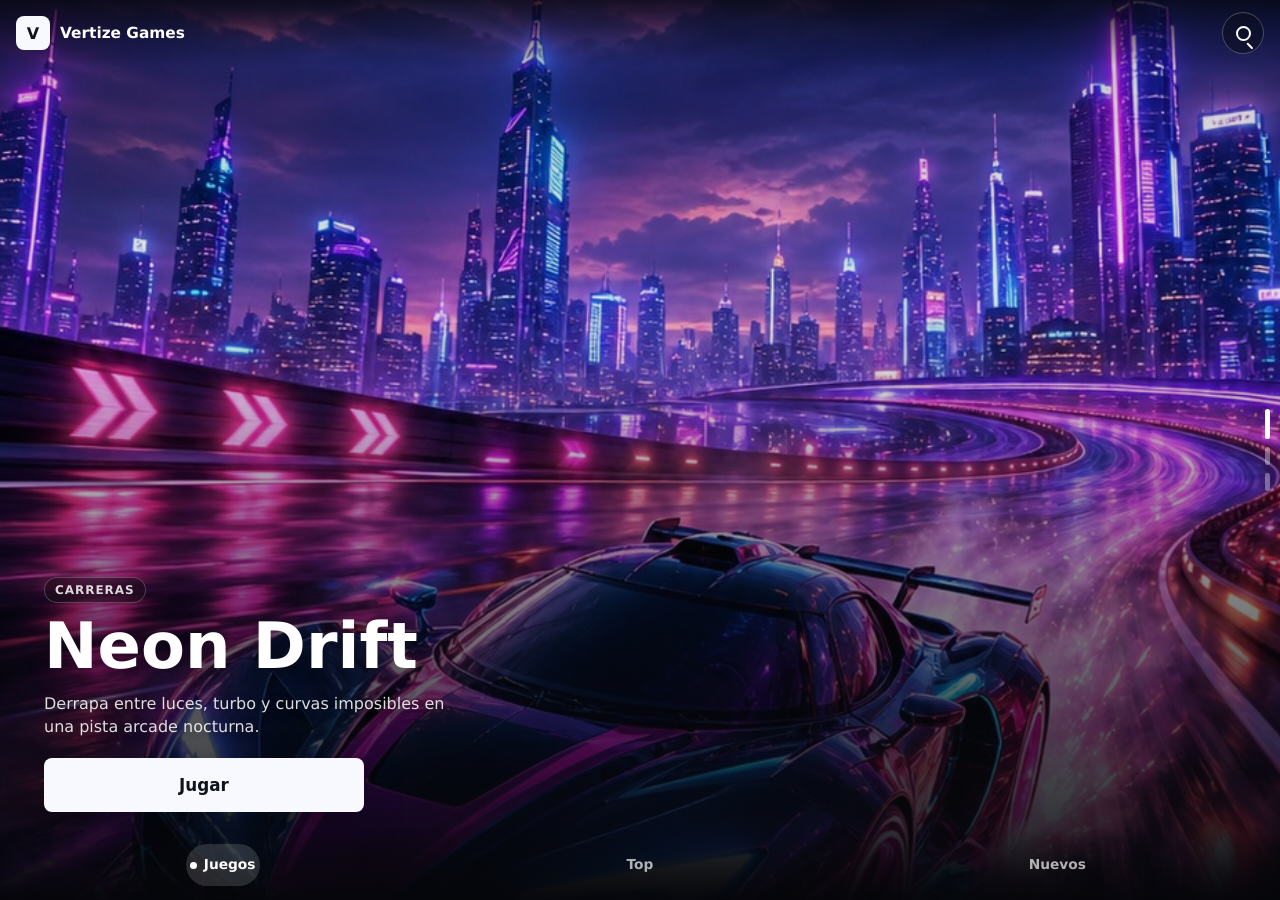
<file: index.html>
<!doctype html>
<html lang="es">
  <head>
    <meta charset="utf-8" />
    <meta name="viewport" content="width=device-width, initial-scale=1, viewport-fit=cover" />
    <meta name="theme-color" content="#090a0f" />
    <title>HTML5 Game Showcase</title>
    <link rel="stylesheet" href="styles.css?v=demo-timeout-2" />
  </head>
  <body>
    <header class="app-header" aria-label="Cabecera">
      <a class="brand" href="#" aria-label="Vertize Games">
        <span class="brand-mark" aria-hidden="true">V</span>
        <span>Vertize Games</span>
      </a>
      <button class="icon-button" type="button" aria-label="Buscar juegos">
        <span aria-hidden="true"></span>
      </button>
    </header>

    <main class="game-feed" id="gameFeed" aria-label="Showcase de juegos HTML5"></main>

    <footer class="app-footer" aria-label="Navegacion principal">
      <a class="footer-item is-active" href="#">
        <span class="footer-dot" aria-hidden="true"></span>
        Juegos
      </a>
      <a class="footer-item" href="#">Top</a>
      <a class="footer-item" href="#">Nuevos</a>
    </footer>

    <section class="play-layer" id="playLayer" aria-hidden="true">
      <div class="demo-timer" id="demoTimer" aria-live="polite">
        Demo <span id="demoSeconds">15</span>s
      </div>
      <button class="close-game" id="closeGame" type="button" aria-label="Cerrar juego">
        <span aria-hidden="true"></span>
      </button>
      <iframe
        class="game-frame"
        id="gameFrame"
        title="Juego HTML5"
        allow="autoplay; fullscreen; gamepad; accelerometer; gyroscope"
        allowfullscreen
      ></iframe>
      <div class="demo-ended" id="demoEnded" role="dialog" aria-modal="true" aria-labelledby="demoEndedTitle" hidden>
        <div class="demo-card">
          <p class="demo-eyebrow">Demo finalizada</p>
          <h2 id="demoEndedTitle">Se ha terminado el tiempo de demo</h2>
          <p>
            Suscribete al portal para jugar sin limite a todos los juegos HTML5.
          </p>
          <button class="subscribe-button" id="subscribeButton" type="button">Suscribirme</button>
        </div>
      </div>
    </section>

    <script src="script.js?v=demo-timeout-2"></script>
  </body>
</html>
</file>
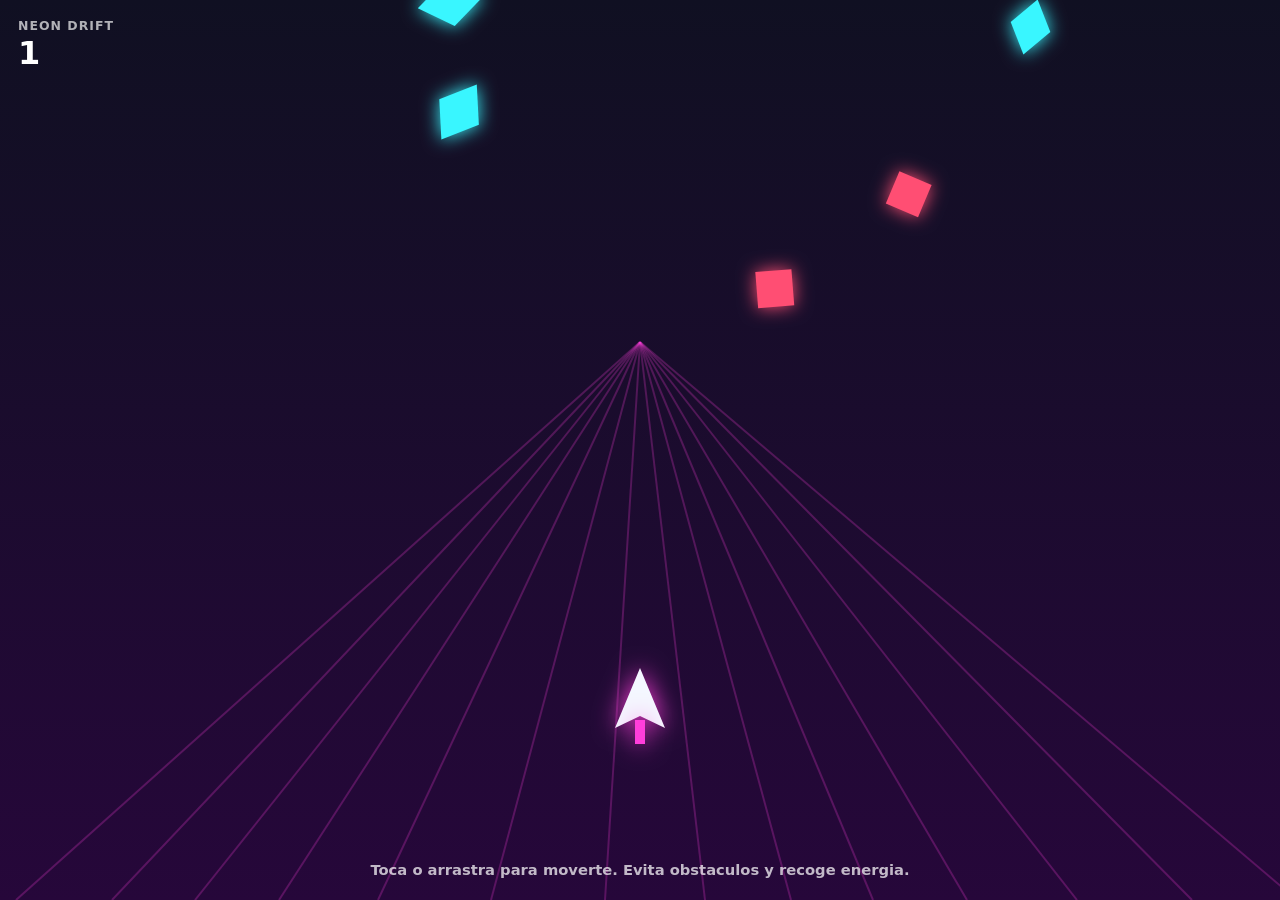
<file: games/play.html>
<!doctype html>
<html lang="es">
  <head>
    <meta charset="utf-8" />
    <meta name="viewport" content="width=device-width, initial-scale=1, viewport-fit=cover" />
    <meta name="theme-color" content="#06070c" />
    <title>Juego HTML5</title>
    <style>
      :root {
        --app-height: 100dvh;
        --accent: #f7f9ff;
        color-scheme: dark;
        font-family:
          Inter, ui-sans-serif, system-ui, -apple-system, BlinkMacSystemFont, "Segoe UI",
          sans-serif;
      }

      * {
        box-sizing: border-box;
      }

      html,
      body {
        width: 100%;
        height: 100%;
        margin: 0;
        overflow: hidden;
        background: #06070c;
      }

      body {
        height: var(--app-height);
        touch-action: none;
        user-select: none;
        -webkit-user-select: none;
      }

      canvas {
        display: block;
        width: 100%;
        height: 100%;
      }

      .hud {
        position: fixed;
        top: calc(18px + env(safe-area-inset-top, 0px));
        left: 18px;
        z-index: 2;
        display: grid;
        gap: 4px;
        pointer-events: none;
      }

      .label {
        color: rgba(255, 255, 255, 0.68);
        font-size: 0.78rem;
        font-weight: 750;
        letter-spacing: 0.08em;
        text-transform: uppercase;
      }

      .score {
        color: #fff;
        font-size: 2rem;
        font-weight: 850;
        line-height: 1;
      }

      .hint {
        position: fixed;
        right: 18px;
        bottom: calc(20px + env(safe-area-inset-bottom, 0px));
        left: 18px;
        z-index: 2;
        color: rgba(255, 255, 255, 0.72);
        font-size: 0.92rem;
        font-weight: 650;
        line-height: 1.35;
        text-align: center;
        pointer-events: none;
      }
    </style>
  </head>
  <body>
    <canvas id="gameCanvas" aria-label="Juego HTML5"></canvas>
    <div class="hud">
      <div class="label" id="gameLabel">Score</div>
      <div class="score" id="score">0</div>
    </div>
    <div class="hint">Toca o arrastra para moverte. Evita obstaculos y recoge energia.</div>

    <script>
      const params = new URLSearchParams(location.search);
      const mode = params.get("game") || "drift";
      const themes = {
        drift: {
          label: "Neon Drift",
          bgA: "#101022",
          bgB: "#26073a",
          player: "#f4f7ff",
          accent: "#ff3edb",
          pickup: "#39f6ff",
          hazard: "#ff4e73",
        },
        crystal: {
          label: "Crystal Quest",
          bgA: "#0d2734",
          bgB: "#204926",
          player: "#fff5c8",
          accent: "#83f7ff",
          pickup: "#ffd45c",
          hazard: "#9c6bff",
        },
        orbit: {
          label: "Orbit Strike",
          bgA: "#070816",
          bgB: "#18294f",
          player: "#e9f1ff",
          accent: "#64a8ff",
          pickup: "#ffde5c",
          hazard: "#ff5b5b",
        },
      };

      const theme = themes[mode] || themes.drift;
      const canvas = document.querySelector("#gameCanvas");
      const ctx = canvas.getContext("2d");
      const scoreNode = document.querySelector("#score");
      document.querySelector("#gameLabel").textContent = theme.label;

      let width = 0;
      let height = 0;
      let dpr = 1;
      let score = 0;
      let time = 0;
      let targetX = 0.5;
      let playerX = 0.5;
      let entities = [];

      function setViewportHeight() {
        document.documentElement.style.setProperty("--app-height", `${innerHeight}px`);
      }

      function resize() {
        setViewportHeight();
        dpr = Math.min(devicePixelRatio || 1, 2);
        width = innerWidth;
        height = innerHeight;
        canvas.width = Math.floor(width * dpr);
        canvas.height = Math.floor(height * dpr);
        ctx.setTransform(dpr, 0, 0, dpr, 0, 0);
      }

      function moveTo(clientX) {
        targetX = Math.max(0.12, Math.min(0.88, clientX / width));
      }

      function spawn() {
        entities.push({
          x: 0.1 + Math.random() * 0.8,
          y: -0.08,
          size: 18 + Math.random() * 18,
          speed: 0.004 + Math.random() * 0.004,
          type: Math.random() > 0.68 ? "pickup" : "hazard",
          rot: Math.random() * Math.PI,
        });
      }

      function drawBackground() {
        const gradient = ctx.createLinearGradient(0, 0, 0, height);
        gradient.addColorStop(0, theme.bgA);
        gradient.addColorStop(1, theme.bgB);
        ctx.fillStyle = gradient;
        ctx.fillRect(0, 0, width, height);

        ctx.strokeStyle = theme.accent;
        ctx.globalAlpha = 0.24;
        ctx.lineWidth = 2;
        for (let i = 0; i < 14; i += 1) {
          const x = ((i / 13) * width + Math.sin(time * 0.001 + i) * 18) | 0;
          ctx.beginPath();
          ctx.moveTo(width / 2, height * 0.38);
          ctx.lineTo(x, height);
          ctx.stroke();
        }
        ctx.globalAlpha = 1;
      }

      function drawPlayer(x, y) {
        ctx.save();
        ctx.translate(x, y);
        ctx.fillStyle = theme.player;
        ctx.shadowColor = theme.accent;
        ctx.shadowBlur = 24;
        ctx.beginPath();
        ctx.moveTo(0, -34);
        ctx.lineTo(25, 26);
        ctx.lineTo(0, 14);
        ctx.lineTo(-25, 26);
        ctx.closePath();
        ctx.fill();
        ctx.fillStyle = theme.accent;
        ctx.fillRect(-5, 18, 10, 24);
        ctx.restore();
      }

      function drawEntity(entity) {
        const x = entity.x * width;
        const y = entity.y * height;
        ctx.save();
        ctx.translate(x, y);
        ctx.rotate(entity.rot + time * 0.002);
        ctx.fillStyle = entity.type === "pickup" ? theme.pickup : theme.hazard;
        ctx.shadowColor = ctx.fillStyle;
        ctx.shadowBlur = 18;
        if (entity.type === "pickup") {
          ctx.beginPath();
          ctx.moveTo(0, -entity.size);
          ctx.lineTo(entity.size * 0.72, 0);
          ctx.lineTo(0, entity.size);
          ctx.lineTo(-entity.size * 0.72, 0);
          ctx.closePath();
          ctx.fill();
        } else {
          ctx.fillRect(-entity.size * 0.8, -entity.size * 0.8, entity.size * 1.6, entity.size * 1.6);
        }
        ctx.restore();
      }

      function frame(now) {
        time = now;
        playerX += (targetX - playerX) * 0.12;

        if (Math.random() < 0.045) spawn();
        drawBackground();

        const px = playerX * width;
        const py = height * 0.78;
        entities = entities.filter((entity) => {
          entity.y += entity.speed;
          drawEntity(entity);
          const dx = entity.x * width - px;
          const dy = entity.y * height - py;
          const hit = Math.hypot(dx, dy) < entity.size + 28;
          if (hit && entity.type === "pickup") score += 5;
          if (hit && entity.type === "hazard") score = Math.max(0, score - 8);
          return entity.y < 1.12 && !hit;
        });

        score += 0.03;
        scoreNode.textContent = Math.floor(score);
        drawPlayer(px, py);
        requestAnimationFrame(frame);
      }

      addEventListener("resize", resize, { passive: true });
      visualViewport?.addEventListener("resize", resize, { passive: true });
      addEventListener("pointerdown", (event) => moveTo(event.clientX), { passive: true });
      addEventListener("pointermove", (event) => moveTo(event.clientX), { passive: true });

      resize();
      requestAnimationFrame(frame);
    </script>
  </body>
</html>
</file>
<file: styles.css>
:root {
  --app-height: 100dvh;
  --safe-top: env(safe-area-inset-top, 0px);
  --safe-right: env(safe-area-inset-right, 0px);
  --safe-bottom: env(safe-area-inset-bottom, 0px);
  --safe-left: env(safe-area-inset-left, 0px);
  --header-height: 66px;
  --footer-height: 70px;
  --chrome-z: 10;
  --play-z: 100;
  color-scheme: dark;
  font-family:
    Inter, ui-sans-serif, system-ui, -apple-system, BlinkMacSystemFont, "Segoe UI",
    sans-serif;
  background: #090a0f;
}

* {
  box-sizing: border-box;
}

html,
body {
  width: 100%;
  min-height: 100%;
  margin: 0;
  overflow: hidden;
  background: #090a0f;
}

body {
  height: 100vh;
  height: var(--app-height);
  -webkit-font-smoothing: antialiased;
  text-rendering: geometricPrecision;
}

button {
  font: inherit;
}

a {
  color: inherit;
  text-decoration: none;
}

.app-header,
.app-footer {
  position: fixed;
  right: 0;
  left: 0;
  z-index: var(--chrome-z);
  display: flex;
  align-items: center;
  color: #fff;
  pointer-events: auto;
}

.app-header {
  top: 0;
  justify-content: space-between;
  min-height: calc(var(--header-height) + var(--safe-top));
  padding: calc(10px + var(--safe-top)) calc(16px + var(--safe-right)) 10px
    calc(16px + var(--safe-left));
  background: linear-gradient(180deg, rgba(5, 6, 10, 0.78), rgba(5, 6, 10, 0));
}

.brand {
  display: inline-flex;
  align-items: center;
  min-width: 0;
  gap: 10px;
  font-size: 0.96rem;
  font-weight: 820;
  letter-spacing: 0;
}

.brand-mark {
  display: grid;
  flex: 0 0 auto;
  place-items: center;
  width: 34px;
  height: 34px;
  border-radius: 8px;
  background: #f7f9ff;
  color: #10131d;
  font-size: 1rem;
  font-weight: 900;
}

.icon-button {
  position: relative;
  display: grid;
  flex: 0 0 auto;
  place-items: center;
  width: 42px;
  height: 42px;
  border: 1px solid rgba(255, 255, 255, 0.24);
  border-radius: 50%;
  background: rgba(10, 12, 18, 0.42);
  cursor: pointer;
  backdrop-filter: blur(14px);
  -webkit-backdrop-filter: blur(14px);
}

.icon-button span {
  position: relative;
  width: 15px;
  height: 15px;
  border: 2px solid #fff;
  border-radius: 50%;
}

.icon-button span::after {
  position: absolute;
  right: -6px;
  bottom: -5px;
  width: 8px;
  height: 2px;
  border-radius: 999px;
  background: #fff;
  content: "";
  transform: rotate(45deg);
  transform-origin: left center;
}

.app-footer {
  bottom: 0;
  justify-content: space-around;
  min-height: calc(var(--footer-height) + var(--safe-bottom));
  padding: 10px calc(14px + var(--safe-right)) calc(10px + var(--safe-bottom))
    calc(14px + var(--safe-left));
  background: linear-gradient(0deg, rgba(5, 6, 10, 0.88), rgba(5, 6, 10, 0));
}

.footer-item {
  display: inline-grid;
  grid-auto-flow: column;
  align-items: center;
  justify-content: center;
  min-width: 74px;
  min-height: 42px;
  gap: 7px;
  border-radius: 999px;
  color: rgba(255, 255, 255, 0.68);
  font-size: 0.86rem;
  font-weight: 760;
  letter-spacing: 0;
}

.footer-item.is-active {
  background: rgba(255, 255, 255, 0.14);
  color: #fff;
}

.footer-dot {
  width: 7px;
  height: 7px;
  border-radius: 50%;
  background: #fff;
}

.game-feed {
  width: 100%;
  height: 100vh;
  height: var(--app-height);
  overflow-x: hidden;
  overflow-y: auto;
  overscroll-behavior-y: contain;
  scroll-snap-type: y mandatory;
  scroll-padding: 0;
  -webkit-overflow-scrolling: touch;
  background: #090a0f;
}

.game-feed::-webkit-scrollbar {
  display: none;
}

.game-slide {
  position: relative;
  display: grid;
  align-items: end;
  width: 100%;
  min-height: 100vh;
  min-height: var(--app-height);
  padding: calc(var(--header-height) + var(--safe-top) + 18px) 20px
    calc(var(--footer-height) + var(--safe-bottom) + 18px);
  overflow: hidden;
  scroll-snap-align: start;
  scroll-snap-stop: always;
  isolation: isolate;
  background: #111;
}

.game-slide::before,
.game-slide::after {
  position: absolute;
  inset: 0;
  content: "";
  z-index: -1;
}

.game-slide::before {
  background-image: var(--image);
  background-position: center;
  background-size: cover;
  transform: scale(1.015);
}

.game-slide::after {
  background:
    linear-gradient(180deg, rgba(5, 6, 10, 0.2) 0%, rgba(5, 6, 10, 0.05) 40%),
    linear-gradient(0deg, rgba(6, 8, 13, 0.92) 0%, rgba(6, 8, 13, 0.48) 34%, transparent 67%);
}

.slide-content {
  display: grid;
  gap: 14px;
  width: min(100%, 430px);
  margin: 0 auto;
}

.game-kicker {
  width: max-content;
  max-width: 100%;
  padding: 6px 10px;
  border: 1px solid rgba(255, 255, 255, 0.22);
  border-radius: 999px;
  background: rgba(10, 12, 18, 0.44);
  color: rgba(255, 255, 255, 0.84);
  font-size: 0.75rem;
  font-weight: 750;
  letter-spacing: 0.08em;
  line-height: 1;
  text-transform: uppercase;
  backdrop-filter: blur(14px);
  -webkit-backdrop-filter: blur(14px);
}

.game-title {
  margin: 0;
  color: #fff;
  font-size: clamp(2.1rem, 13vw, 4rem);
  font-weight: 850;
  line-height: 0.95;
  letter-spacing: 0;
  text-wrap: balance;
  text-shadow: 0 3px 22px rgba(0, 0, 0, 0.42);
}

.game-description {
  max-width: 31rem;
  margin: 0;
  color: rgba(255, 255, 255, 0.86);
  font-size: 1rem;
  font-weight: 520;
  line-height: 1.45;
  text-shadow: 0 2px 12px rgba(0, 0, 0, 0.48);
}

.play-button {
  display: inline-flex;
  align-items: center;
  justify-content: center;
  width: min(100%, 320px);
  min-height: 54px;
  margin-top: 6px;
  border: 0;
  border-radius: 8px;
  background: #f7f9ff;
  color: #10131d;
  box-shadow: 0 16px 36px rgba(0, 0, 0, 0.36);
  cursor: pointer;
  font-size: 1.05rem;
  font-weight: 840;
  letter-spacing: 0;
  touch-action: manipulation;
  -webkit-tap-highlight-color: transparent;
}

.play-button:active {
  transform: translateY(1px) scale(0.99);
}

.feed-dots {
  position: fixed;
  top: 50%;
  right: calc(10px + var(--safe-right));
  z-index: calc(var(--chrome-z) + 1);
  display: grid;
  gap: 8px;
  transform: translateY(-50%);
  pointer-events: none;
}

.feed-dot {
  width: 5px;
  height: 18px;
  border-radius: 999px;
  background: rgba(255, 255, 255, 0.35);
  transition:
    height 180ms ease,
    background-color 180ms ease;
}

.feed-dot.is-active {
  height: 30px;
  background: #fff;
}

.play-layer {
  position: fixed;
  inset: 0;
  z-index: var(--play-z);
  display: none;
  width: 100%;
  height: 100vh;
  height: var(--app-height);
  background: #05060a;
}

.play-layer.is-open {
  display: block;
}

.game-frame {
  display: block;
  width: 100%;
  height: 100%;
  border: 0;
  background: #05060a;
}

.demo-timer {
  position: fixed;
  top: calc(16px + var(--safe-top));
  left: calc(16px + var(--safe-left));
  z-index: calc(var(--play-z) + 2);
  display: none;
  min-width: 78px;
  padding: 8px 10px;
  border: 1px solid rgba(255, 255, 255, 0.24);
  border-radius: 999px;
  background: rgba(12, 14, 20, 0.74);
  color: #fff;
  font-size: 0.82rem;
  font-weight: 820;
  line-height: 1;
  text-align: center;
  box-shadow: 0 10px 26px rgba(0, 0, 0, 0.34);
  backdrop-filter: blur(16px);
  -webkit-backdrop-filter: blur(16px);
}

.close-game {
  position: fixed;
  top: calc(12px + var(--safe-top));
  right: calc(12px + var(--safe-right));
  z-index: calc(var(--play-z) + 2);
  display: grid;
  place-items: center;
  width: 52px;
  height: 52px;
  border: 2px solid rgba(255, 255, 255, 0.82);
  border-radius: 50%;
  background: rgba(12, 14, 20, 0.78);
  box-shadow: 0 10px 26px rgba(0, 0, 0, 0.45);
  cursor: pointer;
  backdrop-filter: blur(16px);
  -webkit-backdrop-filter: blur(16px);
  touch-action: manipulation;
  -webkit-tap-highlight-color: transparent;
}

.close-game span,
.close-game span::after {
  width: 22px;
  height: 3px;
  border-radius: 999px;
  background: #fff;
  content: "";
}

.close-game span {
  position: relative;
  display: block;
  transform: rotate(45deg);
}

.close-game span::after {
  position: absolute;
  inset: 0;
  transform: rotate(90deg);
}

.demo-ended {
  position: fixed;
  inset: 0;
  z-index: calc(var(--play-z) + 1);
  display: grid;
  place-items: center;
  padding: calc(82px + var(--safe-top)) calc(20px + var(--safe-right))
    calc(24px + var(--safe-bottom)) calc(20px + var(--safe-left));
  background: rgba(3, 4, 8, 0.72);
  backdrop-filter: blur(10px);
  -webkit-backdrop-filter: blur(10px);
}

.demo-ended[hidden] {
  display: none;
}

.demo-card {
  display: grid;
  gap: 14px;
  width: min(100%, 360px);
  padding: 24px;
  border: 1px solid rgba(255, 255, 255, 0.18);
  border-radius: 8px;
  background: #f7f9ff;
  color: #10131d;
  box-shadow: 0 24px 70px rgba(0, 0, 0, 0.5);
}

.demo-eyebrow {
  margin: 0;
  color: #6d345f;
  font-size: 0.76rem;
  font-weight: 850;
  letter-spacing: 0.08em;
  line-height: 1;
  text-transform: uppercase;
}

.demo-card h2 {
  margin: 0;
  color: #10131d;
  font-size: 1.72rem;
  font-weight: 880;
  line-height: 1.05;
  letter-spacing: 0;
}

.demo-card p {
  margin: 0;
  color: rgba(16, 19, 29, 0.72);
  font-size: 0.98rem;
  font-weight: 560;
  line-height: 1.42;
}

.subscribe-button {
  display: inline-flex;
  align-items: center;
  justify-content: center;
  min-height: 52px;
  margin-top: 4px;
  border: 0;
  border-radius: 8px;
  background: #10131d;
  color: #fff;
  cursor: pointer;
  font-size: 1rem;
  font-weight: 840;
  letter-spacing: 0;
  touch-action: manipulation;
  -webkit-tap-highlight-color: transparent;
}

.play-layer.is-demo-ended .game-frame {
  pointer-events: none;
  filter: saturate(0.68) brightness(0.72);
}

.play-layer.is-demo-ended .demo-timer {
  display: none;
}

.is-playing .game-feed {
  pointer-events: none;
}

.is-playing .app-header,
.is-playing .app-footer {
  pointer-events: none;
}

@supports (height: 100svh) {
  :root {
    --app-height: 100svh;
  }
}

@supports (height: 100dvh) {
  :root {
    --app-height: 100dvh;
  }
}

@media (min-width: 620px) {
  .game-slide {
    padding-right: 44px;
    padding-left: 44px;
  }

  .slide-content {
    margin-left: 0;
  }
}
</file>
